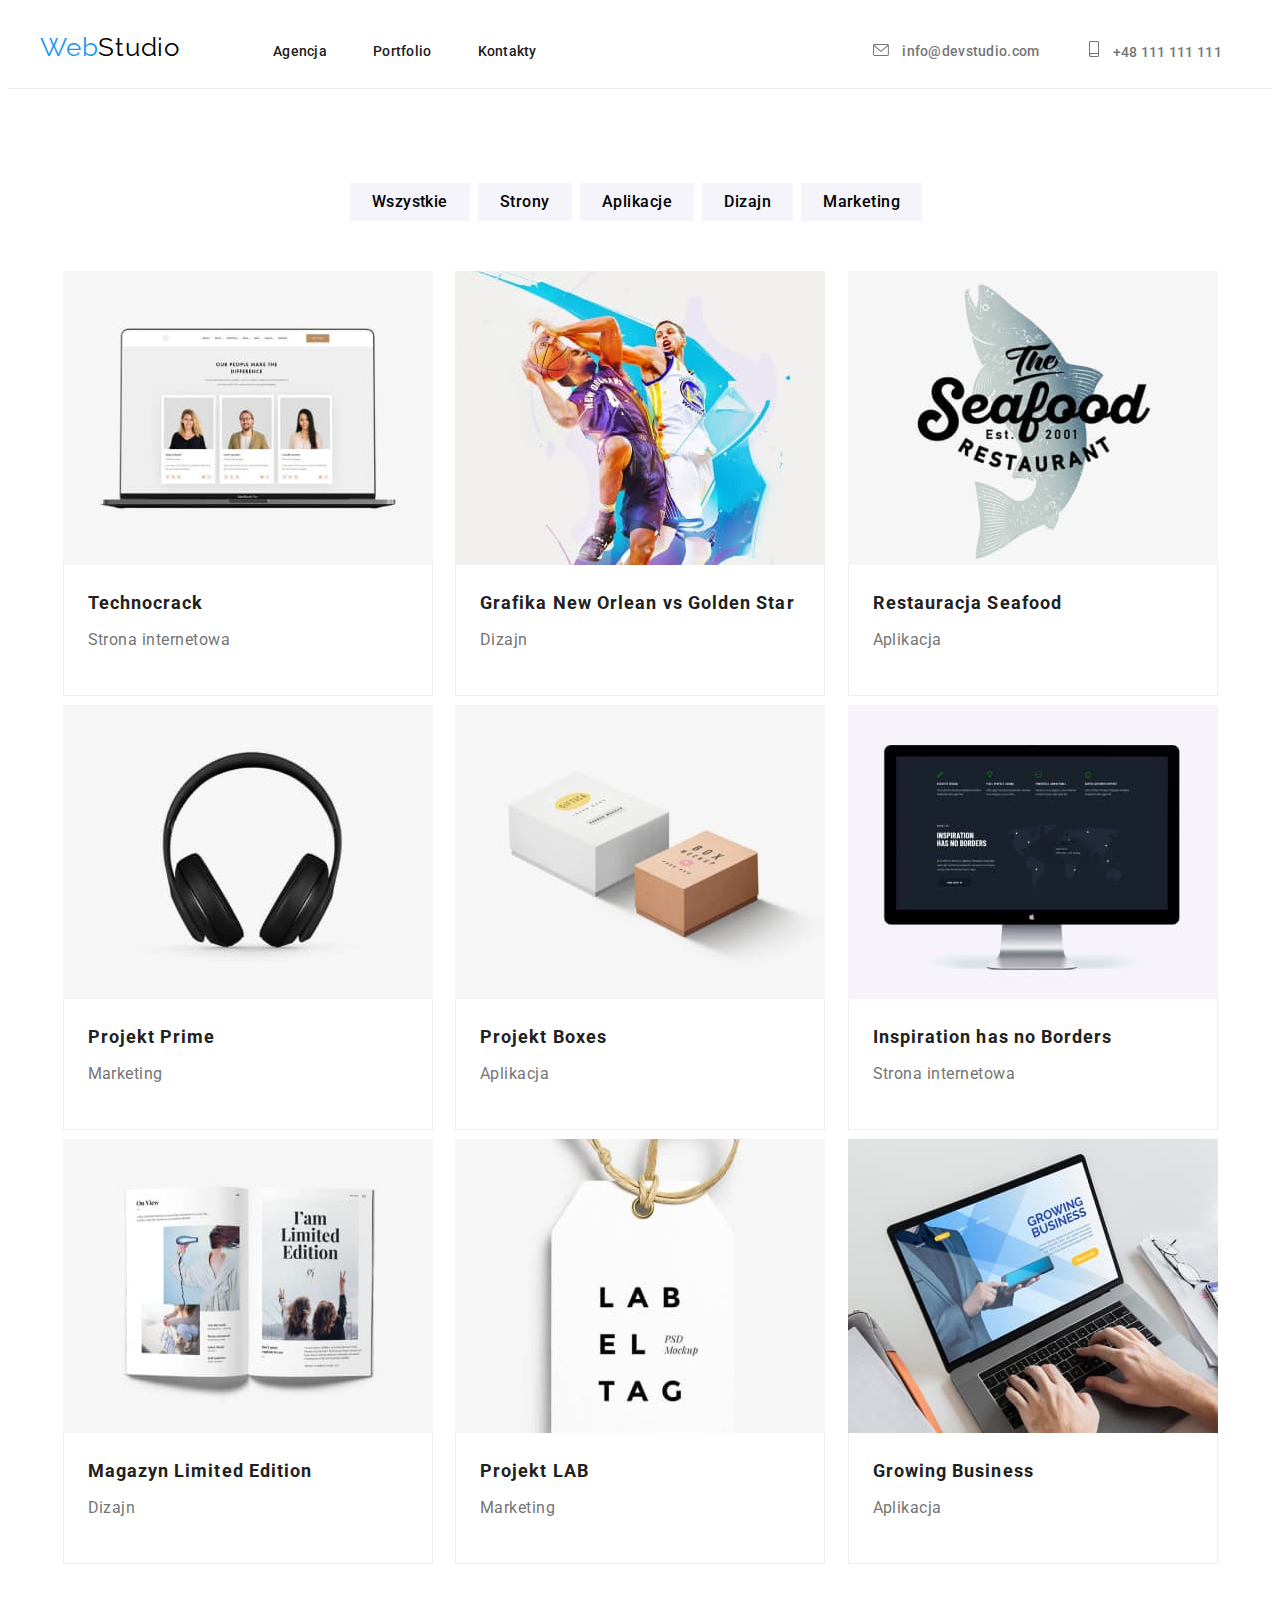
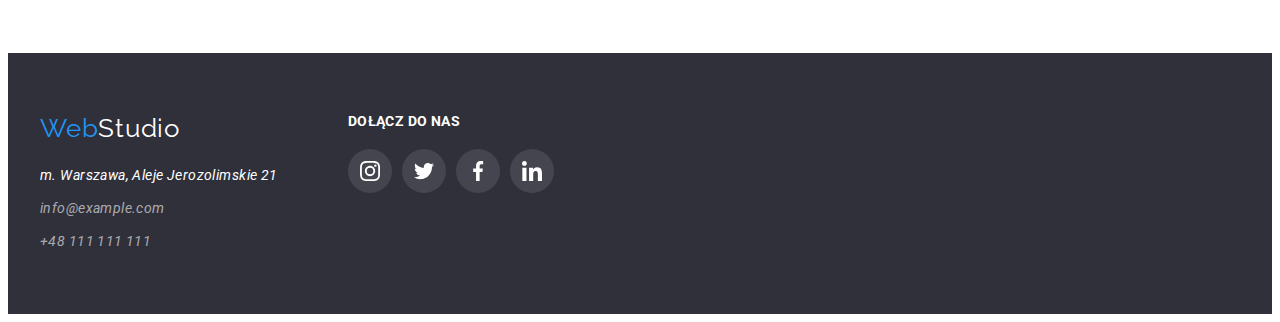
<file: portfolio.html>
<!DOCTYPE html>
<html lang="pl">
  <head>
    <meta charset="UTF-8" />
    <meta http-equiv="X-UA-Compatible" content="IE=edge" />
    <meta name="viewport" content="width=device-width, initial-scale=1.0" />
    <link
      rel="stylesheet"
      href="https://cdnjs.cloudflare.com/ajax/libs/modern-normalize/1.1.0/modern-normalize.min.css"
      integrity="sha512-wpPYUAdjBVSE4KJnH1VR1HeZfpl1ub8YT/NKx4PuQ5NmX2tKuGu6U/JRp5y+Y8XG2tV+wKQpNHVUX03MfMFn9Q=="
      crossorigin="anonymous"
      referrerpolicy="no-referrer"
    />
    <link rel="preconnect" href="https://fonts.googleapis.com" />
    <link rel="preconnect" href="https://fonts.gstatic.com" crossorigin />
    <link
      href="https://fonts.googleapis.com/css2?family=Raleway:wght@700&family=Roboto:wght@400;500;700;900&display=swap"
      rel="stylesheet"
    />
    <link rel="stylesheet" href="./css/styles.css" />
    <title>Portfolio</title>
  </head>

  <body class="body">
    <header class="header">
      <div class="container">
        <div class="header-flex">
          <a class="webstudio-link" href="#"
            ><span class="blue-web">Web</span>Studio</a
          >
          <nav class="header-nav">
            <ul class="nav-list">
              <li class="nav-item">
                <a class="nav-agency link" href="index.html#agency">Agencja</a>
              </li>
              <li class="nav-item">
                <a
                  class="nav-portfolio link"
                  href="https://tomaszandrzejpawlowski.github.io/goit-markup-hw-04/portfolio.html"
                  >Portfolio</a
                >
              </li>
              <li class="nav-item">
                <a class="nav-contact link" href="#contact">Kontakty</a>
              </li>
            </ul>
          </nav>
          <ul class="header-contact">
            <li class="header-contact-item">
              <a class="header-mail link" href="mailto:info@devstudio.com">
                <svg class="envelope-icon" width="16px" height="12px">
                  <use href="./images/icons-svg/icons.svg#icon-envelope"></use>
                </svg>
                info@devstudio.com</a
              >
            </li>
            <li class="header-contact-item">
              <a class="header-tel link" href="tel:+48111111111"
                ><svg class="smartphone-icon" width="10px" height="16px">
                  <use
                    href="./images/icons-svg/icons.svg#icon-smartphone"
                  ></use>
                </svg>
                +48 111 111 111</a
              >
            </li>
          </ul>
        </div>
      </div>
    </header>
    <main class="p-main" id="portfolio">
      <div class="container">
        <ul class="p-buttons">
          <li class="p-button-item">
            <button class="p-button button" type="button">Wszystkie</button>
          </li>
          <li class="p-button-item">
            <button class="p-button button" type="button">Strony</button>
          </li>
          <li class="p-button-item">
            <button class="p-button button" type="button">Aplikacje</button>
          </li>
          <li class="p-button-item">
            <button class="p-button button" type="button">Dizajn</button>
          </li>
          <li class="p-button-item">
            <button class="p-button button" type="button">Marketing</button>
          </li>
        </ul>
        <ul class="p-projects">
          <li class="p-project">
            <ul class="p-project-section">
              <li class="p-project-img">
                <img
                  src="./images/portfolio/portfolio_img1.jpg"
                  alt="Stronka referująca 3 pracowników."
                  width="370"
                  height="294"
                />
              </li>
              <li>
                <ul class="p-project-texts">
                  <li class="p-project-title">Technocrack</li>
                  <li class="p-project-category">Strona internetowa</li>
                </ul>
              </li>
            </ul>
          </li>
          <li class="p-project">
            <ul class="p-project-section">
              <li class="p-project-img">
                <img
                  src="./images/portfolio/portfolio_img2.jpg"
                  alt="Dwóch rywalizujących koszykarzy w trakcie gry na abstrakcyjnym tle."
                  width="370"
                  height="294"
                />
              </li>
              <li>
                <ul class="p-project-texts">
                  <li class="p-project-title">
                    Grafika New Orlean vs Golden Star
                  </li>
                  <li class="p-project-category">Dizajn</li>
                </ul>
              </li>
            </ul>
          </li>
          <li class="p-project">
            <ul class="p-project-section">
              <li class="p-project-img">
                <img
                  src="./images/portfolio/portfolio_img3.jpg"
                  alt="Logo restauracji Seafood."
                  width="370"
                  height="294"
                />
              </li>
              <li>
                <ul class="p-project-texts">
                  <li class="p-project-title">Restauracja Seafood</li>
                  <li class="p-project-category">Aplikacja</li>
                </ul>
              </li>
            </ul>
          </li>
          <li class="p-project">
            <ul class="p-project-section">
              <li class="p-project-img">
                <img
                  src="./images/portfolio/portfolio_img4.jpg"
                  alt="Czarne słuchawki bezprzewodowe."
                  width="370"
                  height="294"
                />
              </li>
              <li>
                <ul class="p-project-texts">
                  <li class="p-project-title">Projekt Prime</li>
                  <li class="p-project-category">Marketing</li>
                </ul>
              </li>
            </ul>
          </li>
          <li class="p-project">
            <ul class="p-project-section">
              <li class="p-project-img">
                <img
                  src="./images/portfolio/portfolio_img5.jpg"
                  alt="Dwa pudełka, białe i brązowe, dwa razy mniejsze od białego."
                  width="370"
                  height="294"
                />
              </li>
              <li>
                <ul class="p-project-texts">
                  <li class="p-project-title">Projekt Boxes</li>
                  <li class="p-project-category">Aplikacja</li>
                </ul>
              </li>
            </ul>
          </li>
          <li class="p-project">
            <ul class="p-project-section">
              <li class="p-project-img">
                <img
                  src="./images/portfolio/portfolio_img6.jpg"
                  alt="Monitor wyświetlający stronę internetową z ciemnym motywem, dużym nagłówkiem INSPIRATION HAS NO BOUNDS i obrazem mapy."
                  width="370"
                  height="294"
                />
              </li>
              <li>
                <ul class="p-project-texts">
                  <li class="p-project-title">Inspiration has no Borders</li>
                  <li class="p-project-category">Strona internetowa</li>
                </ul>
              </li>
            </ul>
          </li>
          <li class="p-project">
            <ul class="p-project-section">
              <li class="p-project-img">
                <img
                  src="./images/portfolio/portfolio_img7.jpg"
                  alt="Otwarty magazyn z dwoma zdjęciami ludzi na lewej stronie i jednym większym z napisem I'am Limited Edition na prawej"
                  width="370"
                  height="294"
                />
              </li>
              <li>
                <ul class="p-project-texts">
                  <li class="p-project-title">Magazyn Limited Edition</li>
                  <li class="p-project-category">Dizajn</li>
                </ul>
              </li>
            </ul>
          </li>
          <li class="p-project">
            <ul class="p-project-section">
              <li class="p-project-img">
                <img
                  src="./images/portfolio/portfolio_img8.jpg"
                  alt="Metka z napisem LAB EL PSD Mockup TAG, napisane w 3 wierszach."
                  width="370"
                  height="294"
                />
              </li>
              <li>
                <ul class="p-project-texts">
                  <li class="p-project-title">Projekt LAB</li>
                  <li class="p-project-category">Marketing</li>
                </ul>
              </li>
            </ul>
          </li>
          <li class="p-project">
            <ul class="p-project-section">
              <li class="p-project-img">
                <img
                  src="./images/portfolio/portfolio_img9.jpg"
                  alt="Laptop wyświetlający stronę z nagłówkiem GROWING BUSINESS, na klawiaturze są widoczne ręce osoby."
                  width="370"
                  height="294"
                />
              </li>
              <li>
                <ul class="p-project-texts">
                  <li class="p-project-title">Growing Business</li>
                  <li class="p-project-category">Aplikacja</li>
                </ul>
              </li>
            </ul>
          </li>
        </ul>
      </div>
    </main>
    <footer class="footer">
      <div class="container">
        <div class="footer-block">
          <div class="footer-first-block">
            <a class="webstudio-link-footer link" href="#"
              ><span class="blue-web">Web</span>Studio</a
            >
            <address class="address-links" id="contact">
              <ul class="address-list">
                <li class="address-list-item">
                  <a
                    class="address-map-link link"
                    href="https://goo.gl/maps/aFRLkCgBxppGDL6R9"
                    target="_blank"
                    >m. Warszawa, Aleje Jerozolimskie 21</a
                  >
                </li>
                <li class="address-list-item">
                  <a class="address-mail link" href="mailto:info@example.com"
                    >info@example.com</a
                  >
                </li>
                <li class="address-list-item">
                  <a class="address-tel link" href="tel:+48111111111"
                    >+48 111 111 111</a
                  >
                </li>
              </ul>
            </address>
          </div>
          <div class="footer-second-block">
            <h3 class="join-us-text">DOŁĄCZ DO NAS</h3>
            <ul class="footer-social-links">
              <li>
                <a href="#"
                  ><div class="social-icons-footer">
                    <svg
                      class="instagram-icon social-icon-footer"
                      width="20px"
                      height="20px"
                    >
                      <use
                        href="./images/icons-svg/icons.svg#icon-instagram"
                      ></use>
                    </svg>
                  </div>
                </a>
              </li>
              <li>
                <a href="#"
                  ><div class="social-icons-footer">
                    <svg
                      class="tweeter-icon social-icon-footer"
                      width="20px"
                      height="20px"
                    >
                      <use
                        href="./images/icons-svg/icons.svg#icon-twitter"
                      ></use>
                    </svg>
                  </div>
                </a>
              </li>
              <li>
                <a href="#"
                  ><div class="social-icons-footer">
                    <svg
                      class="facebook-icon social-icon-footer"
                      width="20px"
                      height="20px"
                    >
                      <use
                        href="./images/icons-svg/icons.svg#icon-facebook"
                      ></use>
                    </svg>
                  </div>
                </a>
              </li>
              <li>
                <a href="#"
                  ><div class="social-icons-footer">
                    <svg
                      class="linkedin-icon social-icon-footer"
                      width="20px"
                      height="20px"
                    >
                      <use
                        href="./images/icons-svg/icons.svg#icon-linkedin"
                      ></use>
                    </svg>
                  </div>
                </a>
              </li>
            </ul>
          </div>
        </div>
      </div>
    </footer>
  </body>
</html>
</file>
<file: css/styles.css>
.body {
  font-family: "Roboto", sans-serif;
  color: #212121;
}
ul {
  list-style-type: none;
  padding: 0;
}

.header {
  border-bottom: solid 1px #ececec;
}
.header-flex {
  display: flex;
  align-items: baseline;
}
.webstudio-link {
  font-family: "Raleway", sans-serif;
  color: #000000;
  text-decoration: none;
  font-size: 26px;
  line-height: 1.19;
  letter-spacing: 0.03em;
  margin: 24px 93px 25px 0;
}
.blue-web {
  color: #2196f3;
}

.nav-list {
  font-weight: 500;
  color: #212121;
  font-size: 14px;
  line-height: 1.14;
  letter-spacing: 0.02em;
  display: flex;
  justify-content: space-evenly;
  max-width: 600px;
}
.nav-item {
  margin-right: 46px;
}
.nav-item:nth-child(3) {
  margin-right: 0;
}
.header-contact {
  display: flex;
}
.header-mail,
.header-tel {
  font-weight: 500;
  color: #757575;
  font-size: 14px;
  line-height: 1.14;
  letter-spacing: 0.02em;
}
.header-mail {
  margin-right: 50px;
}
.envelope-icon {
  margin-right: 10px;
  fill: currentColor;
}
.smartphone-icon {
  margin-right: 10px;
  fill: currentColor;
}
.link {
  text-decoration: none;
}
.nav-agency,
.nav-portfolio,
.nav-contact {
  color: #212121;
}
.nav-contact {
  margin-right: 364px;
}
.nav-agency:visited,
.nav-portfolio:visited,
.nav-contact:visited {
  color: #212121;
}
.link:hover,
.link:focus {
  color: #2196f3;
}
.button:hover,
.button:focus {
  color: #ffffff;
  background-color: #2196f3;
}
.button {
  cursor: pointer;
}
.header-block-shade {
  width: 100%;
  height: 100%;
  background-color: rgba(47, 48, 58, 0.4);
  display: flex;
  flex-direction: column;
  align-items: center;
  padding-bottom: 200px;
  margin-bottom: 94px;
}
.header-block {
  background-color: #2f303a;
  background-image: url(/goit-markup-hw-04/images/header/header.jpg);
  background-position: center;
  background-size: cover;
  min-height: 600px;
}
.main-header-text {
  color: #ffffff;
  font-weight: 900;
  font-size: 44px;
  line-height: 1.36;
  text-align: center;
  letter-spacing: 0.06em;
  text-transform: uppercase;
  width: 696px;
  margin: 200px 0 30px 0;
}
.header-button {
  font-family: "Roboto";
  font-style: normal;
  font-weight: 700;
  font-size: 16px;
  line-height: 30px;
  align-items: center;
  text-align: center;
  letter-spacing: 0.06em;
  color: #ffffff;
  background-color: #2196f3;
  padding: 10px 41px 10px 42px;
}
.assets-block {
  display: flex;
}
.assets {
  margin: 0 30px 94px 0;
}
.assets:nth-child(4) {
  margin-right: 0;
}
.icon-background {
  width: 270px;
  height: 120px;
  background-color: #f5f4fa;
  margin-bottom: 30px;
}
.icons {
  margin: 25px 100px;
}
.asset {
  font-size: 14px;
  line-height: 1.14;
  letter-spacing: 0.03em;
  text-transform: uppercase;
  margin-bottom: 10px;
}
.asset-text {
  font-weight: 400;
  font-size: 14px;
  line-height: 1.71;
  letter-spacing: 0.03em;
  color: #757575;
}

.portfolio-header {
  font-size: 36px;
  line-height: 1.31;
  text-align: center;
  letter-spacing: 0.03em;
  margin-top: 0;
  margin-bottom: 50px;
}
.portfolio-gallery {
  display: flex;
  justify-content: space-between;
  margin: 0 0 94px;
}
.gallery {
  margin-right: 30px;
}
.gallery:nth-child(3) {
  margin-right: 0;
}
.team-header {
  font-weight: 700;
  font-size: 36px;
  line-height: 42px;
  text-align: center;
  letter-spacing: 0.03em;
  margin: 0 0 50px;
}
.team-block {
  width: auto;
  background: #f5f4fa;
  padding: 94px 0;
}
.team-list {
  display: flex;
  justify-content: space-between;
  margin: 0;
}
.team-member {
  display: block;
  margin-right: 30px;
  background: #ffffff;
  box-shadow: 0 2px 1px 0 rgba(0, 0, 0, 0.2), 0 1px 1px 0 rgba(0, 0, 0, 0.14),
    0 1px 3px 0 rgba(0, 0, 0, 0.12);
}
.team-member:nth-child(4) {
  margin-right: 0;
}
.member-name {
  font-weight: 500;
  font-size: 16px;
  line-height: 1.9;
  text-align: center;
  letter-spacing: 0.03em;
}
.member-job {
  font-size: 16px;
  line-height: 1.9;
  text-align: center;
  letter-spacing: 0.03em;
  color: #757575;
}
.social-links {
  display: flex;
  max-width: 206px;
  justify-content: space-around;
  margin: auto;
  margin-bottom: 18px;
}
.social-icons-likns {
  width: 44px;
  height: 44px;
  border-radius: 50%;
}
.social-icon {
  margin: 12px;
  fill: #afb1b8;
}

.social-icons-likns:hover,
.social-icons-likns:focus {
  background-color: #2196f3;
}
.social-icons-likns:hover > .social-icon,
.social-icons-likns:hover > .social-icon {
  fill: #fff;
}

.clients {
  padding: 94px 214px;
}
.our-clients {
  font-family: Roboto;
  font-size: 36px;
  font-weight: 700;
  line-height: 42px;
  letter-spacing: 0.03em;
  text-align: center;
}
.client-icons {
  display: flex;
  justify-content: space-around;
}
.client-icon-background {
  width: 170px;
  height: 92px;
  border: 1px rgba(175, 177, 184, 1) solid;
  border-radius: 4px;
}
.client-icon {
  margin: 16px 32px;
  fill: #afb1b8;
}

.client-icon-background:focus,
.client-icon-background:hover {
  border: 1px #2196f3 solid;
}
.client-icon-background:hover > .client-icon,
.client-icon-background:focus > .client-icon {
  fill: #2196f3;
}

.icon-logo {
  margin: 25px 65px 20.5px 64px;
}
.icon-logo-1 {
  margin: 21px 65px 20.5px 64px;
}
.icon-logo-2 {
  margin: 25px 64px 25px 62px;
}
.icon-logo-3 {
  margin: 25px 42px 26px 43px;
}
.icon-logo-4 {
  margin: 16px 53px 28px 54px;
}
.icon-logo-5 {
  margin: 22px 38px 25px 38px;
}
.footer {
  background: #2f303a;
}
.footer-block {
  display: flex;
  padding: 60px 0;
  align-items: flex-start;
}
.footer-first-block {
  display: inline-block;
  margin-right: 70px;
}
.webstudio-link-footer {
  font-family: "Raleway", sans-serif;
  text-decoration: none;
  font-size: 26px;
  line-height: 1.19;
  letter-spacing: 0.03em;
  color: #ffffff;
}
.address-list {
  font-size: 14px;
  line-height: 1.71;
  letter-spacing: 0.03em;
  margin: 20px 0 0 0;
}
.address-list-item {
  margin-bottom: 9px;
}
.address-list-item:nth-child(3) {
  margin-bottom: 0;
}
.address-map-link {
  color: #ffffff;
}
.address-mail,
.address-tel {
  color: rgba(255, 255, 255, 0.6);
}
.footer-second-block {
  display: inline-block;
  width: 206px;
  height: 80px;
}
.join-us-text {
  color: #ffffff;
  font-family: Roboto;
  font-size: 14px;
  font-weight: 700;
  line-height: 16px;
  letter-spacing: 0.03em;
  text-align: left;
  margin-top: 0;
  margin-bottom: 20px;
}
.footer-social-links {
  display: flex;
  justify-content: space-between;
}
.social-icons-footer {
  background-color: #ffffff1a;
  width: 44px;
  height: 44px;
  border-radius: 50%;
}
.social-icon-footer {
  fill: #fff;
  margin: 12px;
}
.social-icons-footer:hover,
.social-icons-footer:focus {
  background-color: #2196f3;
}
.container {
  width: 1200px;
  margin: 0 auto;
}
img {
  display: block;
  max-width: 100%;
  height: auto;
}
/* 
VVV PORTFOLIO SECTION VVV
*/
.p-buttons {
  display: flex;
  justify-content: center;
  margin-top: 94px;
  margin-bottom: 50px;
}
.p-button {
  font-family: "Roboto";
  font-style: normal;
  font-weight: 500;
  font-size: 16px;
  line-height: 26px;
  text-align: center;
  letter-spacing: 0.03em;
  background-color: #f5f4fa;
  border: 0;
  margin-right: 8px;
  padding: 6px 22px;
}
.p-button:nth-child(5) {
  margin: 0;
}
.p-button:hover,
.p-button:focus {
  box-shadow: inset 0px 2px 2px 0 rgba(0, 0, 0, 0.12),
    inset 0 1px 2px 0 rgba(0, 0, 0, 0.08), inset 0 3px 1px 0 rgba(0, 0, 0, 0.1);
}
.p-projects {
  display: flex;
  flex-wrap: wrap;
  justify-content: space-evenly;
}
.p-project {
  max-height: 404px;
  margin-bottom: 30px;
}
.p-project:hover,
.p-project:focus {
  box-shadow: 1px 4px 6px 0 rgba(0, 0, 0, 0.16), 0 4px 4px 0 rgba(0, 0, 0, 0.06),
    0 1px 1px 0 rgba(0, 0, 0, 0.12);
}
.p-project:nth-last-child(-n + 3) {
  margin-bottom: 94px;
}
.p-project-texts {
  border: 1px #eeeeee solid;
  border-top: 0;
  padding-top: 20px;
  height: 110px;
}
.p-project-title {
  font-weight: 700;
  font-size: 18px;
  line-height: 2;
  letter-spacing: 0.06em;
  margin-left: 24px;
  margin-bottom: 4px;
}
.p-project-category {
  font-size: 16px;
  line-height: 1.88;
  letter-spacing: 0.03em;
  color: #757575;
  margin-left: 24px;
  margin-bottom: 20px;
}
</file>
